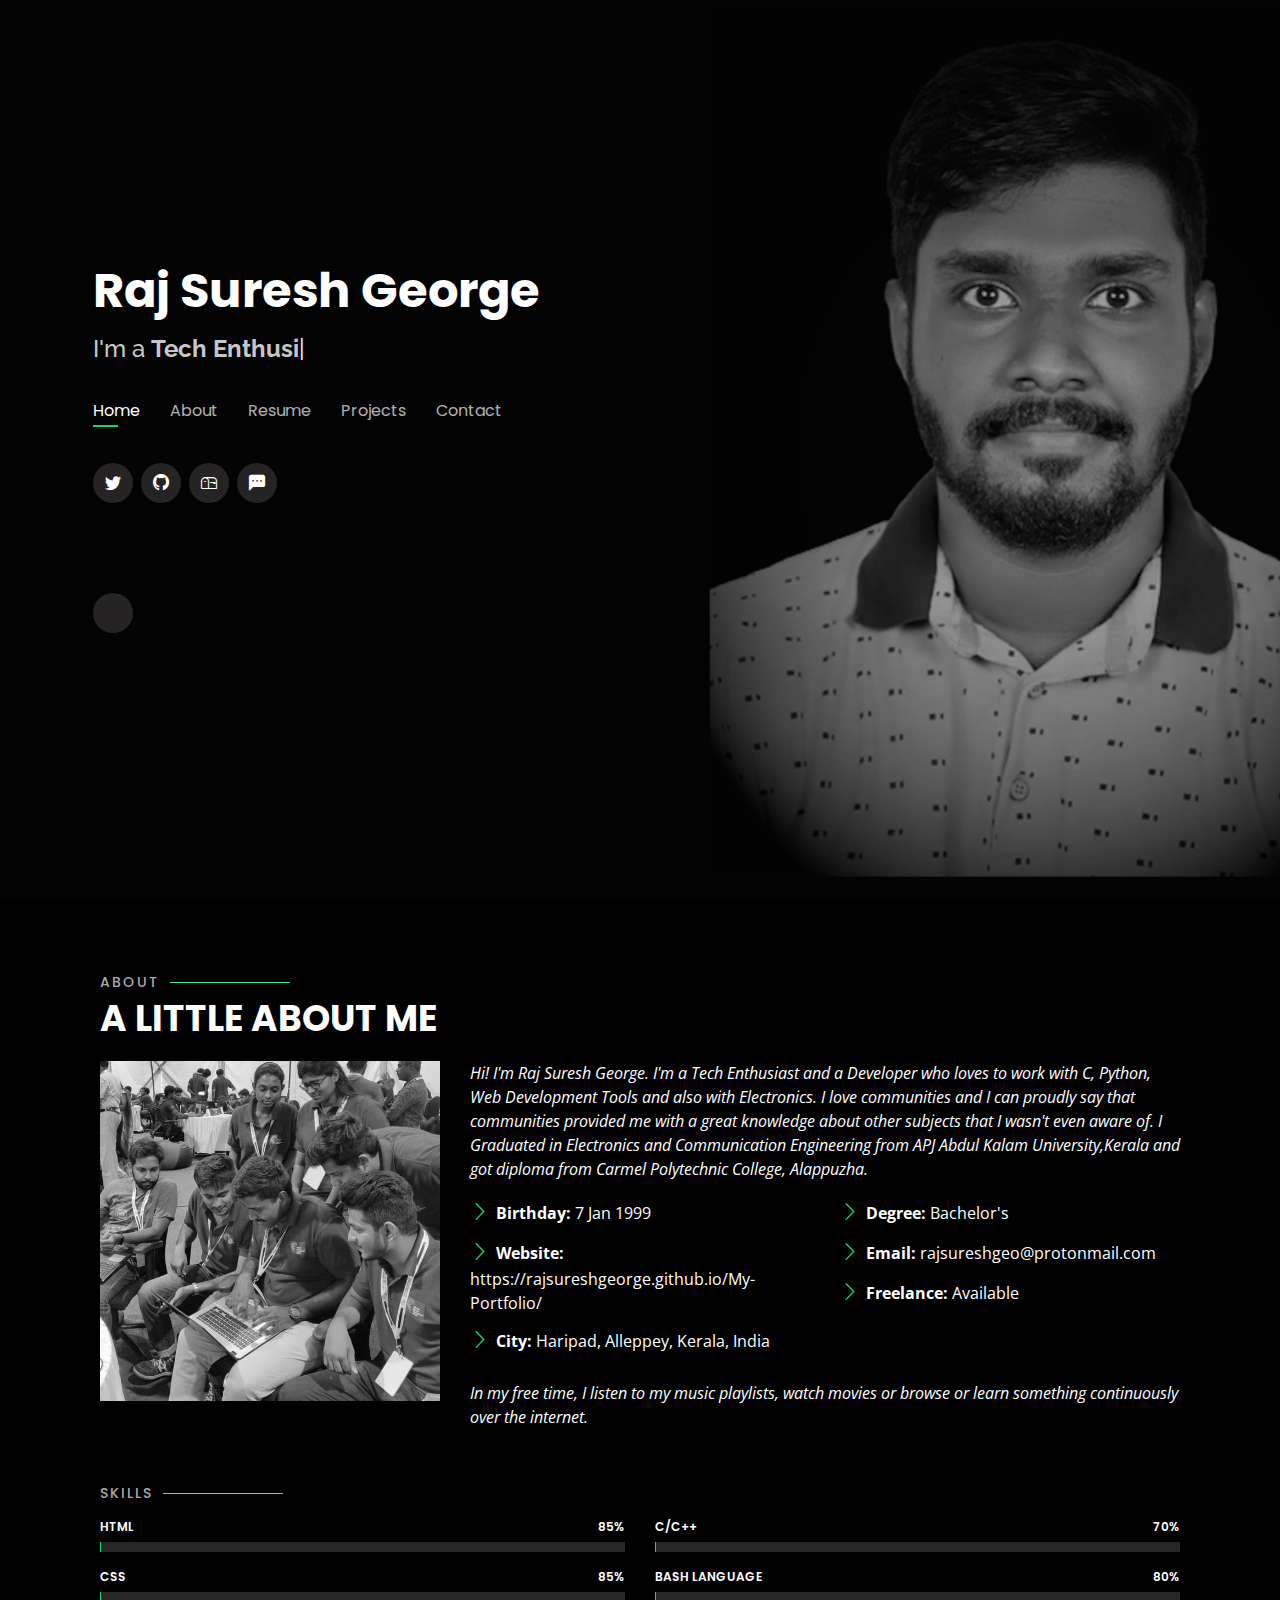
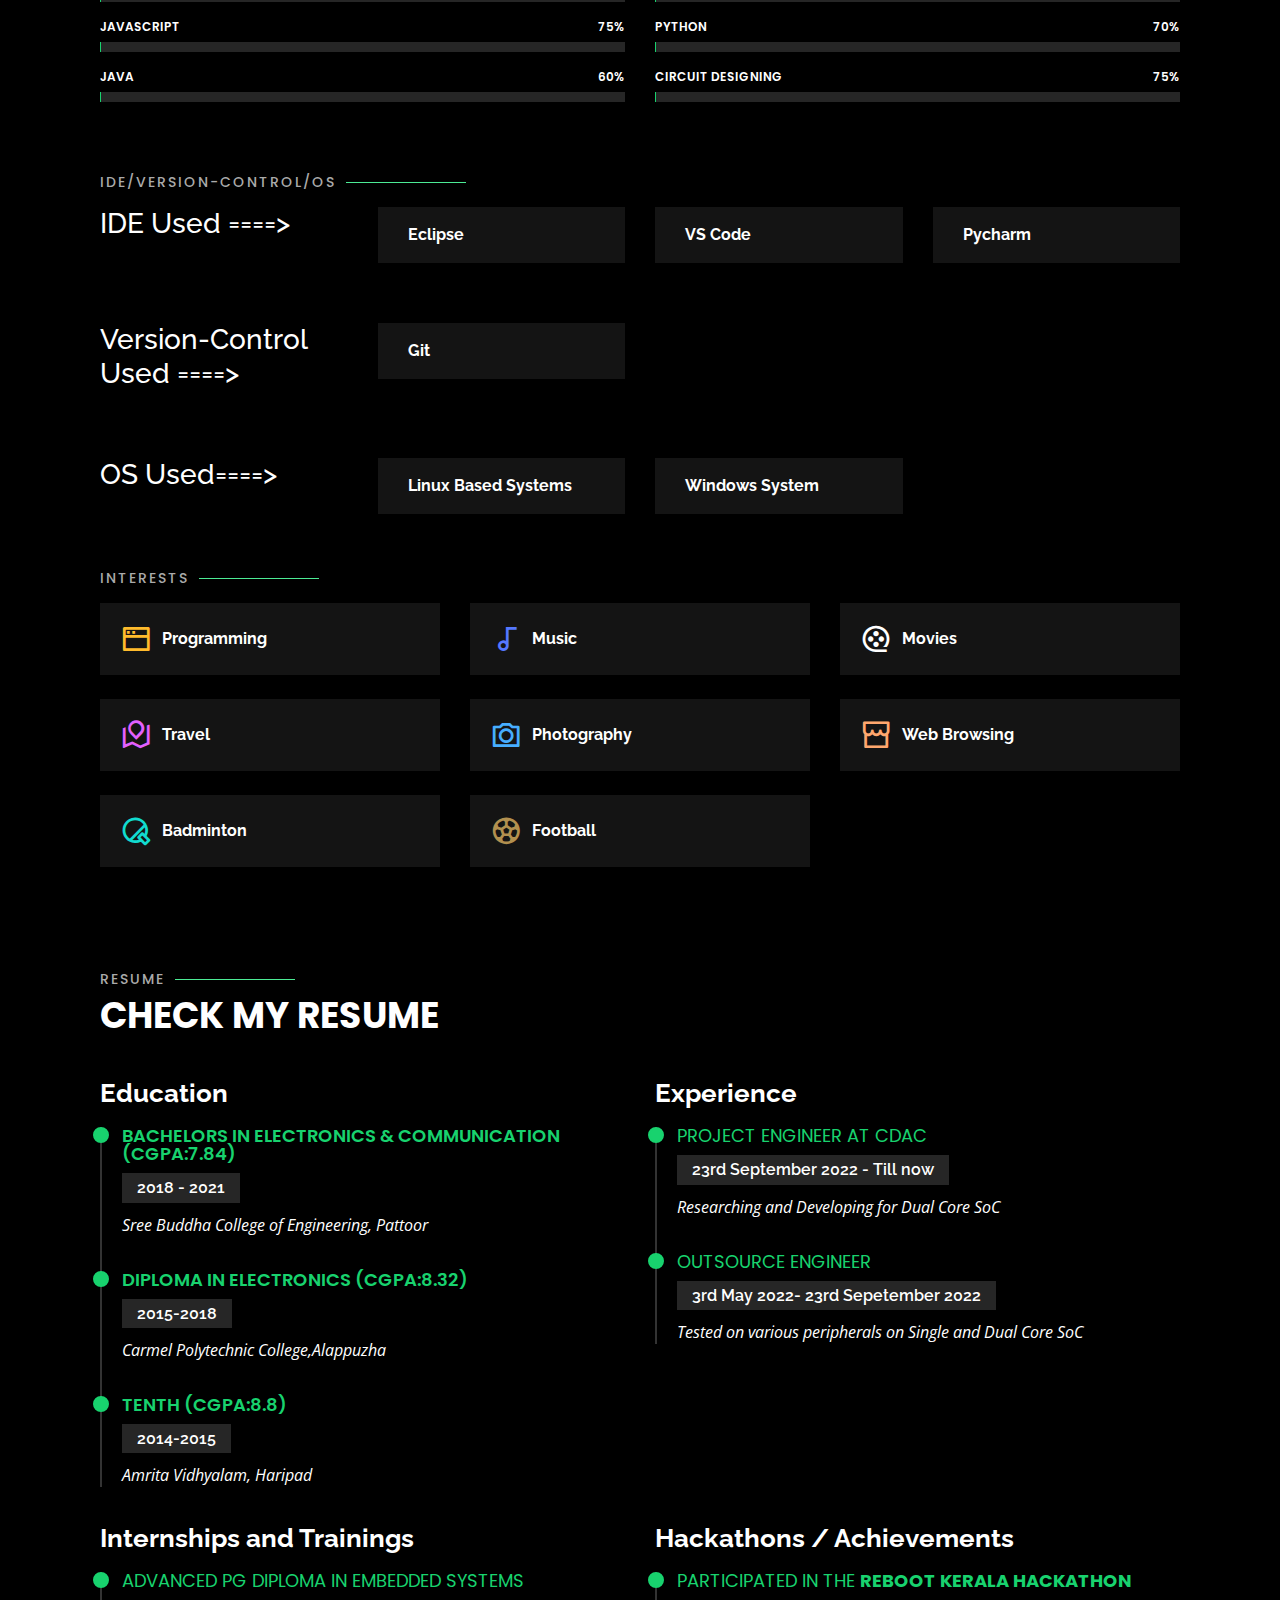
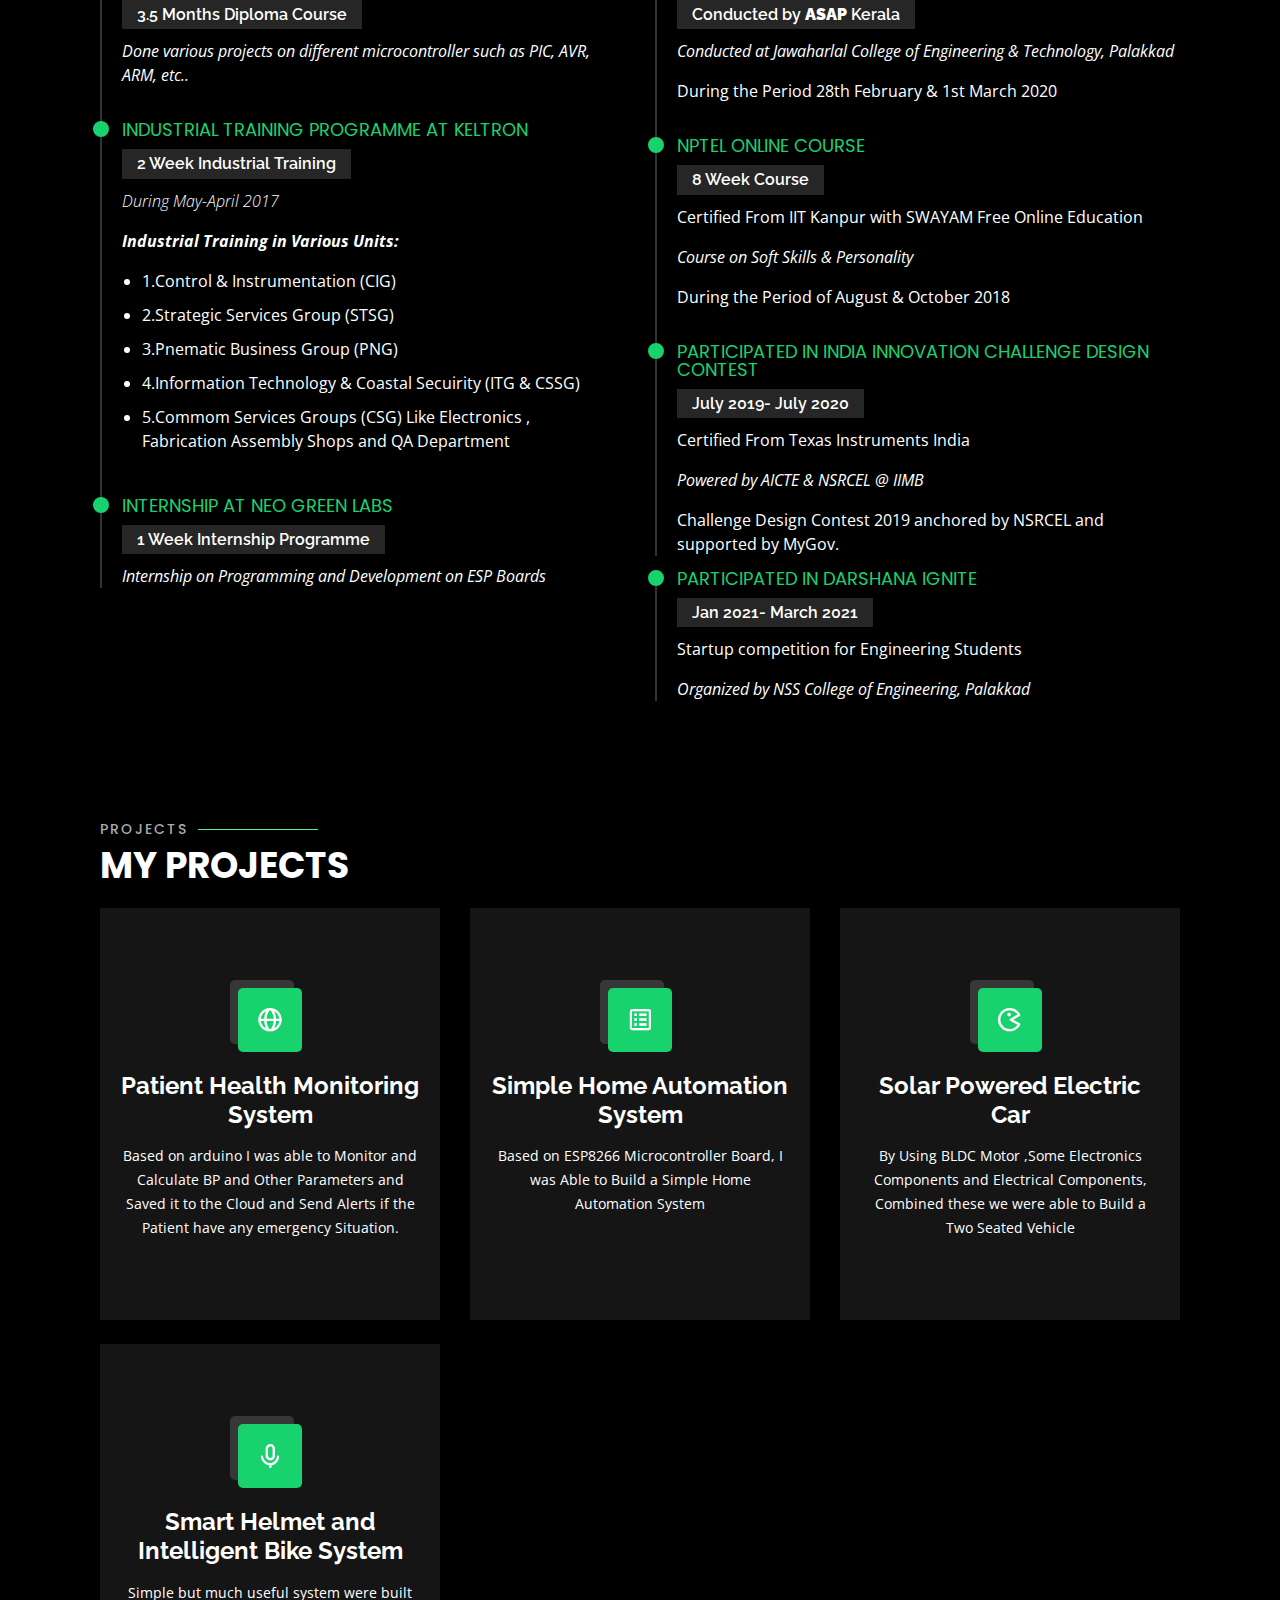
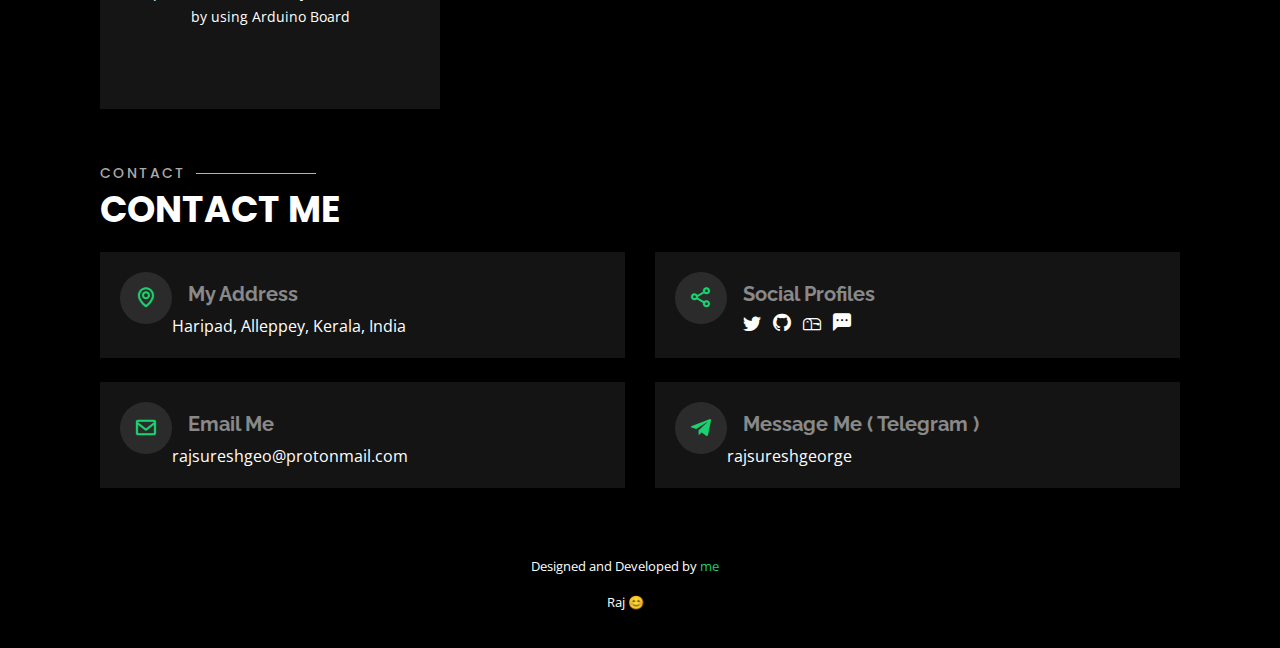
<file: index.html>
<!DOCTYPE html>
<html lang="en">

<head>
  <meta charset="utf-8">
  <meta content="width=device-width, initial-scale=1.0" name="viewport">

  <title>Raj Suresh George</title>
  <meta content="I'm Raj Suresh George" name="description">
  <meta content="Hello Everyone" name="keywords">

  <!-- Favicons -->
  <link href="assets/img/favicon.png" rel="icon">
  <link href="https://fonts.googleapis.com/css?family=Open+Sans:300,300i,400,400i,600,600i,700,700i|Raleway:300,300i,400,400i,500,500i,600,600i,700,700i|Poppins:300,300i,400,400i,500,500i,600,600i,700,700i" rel="stylesheet">
  <link rel="stylesheet" href="https://use.fontawesome.com/releases/v5.15.3/css/all.css" integrity="sha384-SZXxX4whJ79/gErwcOYf+zWLeJdY/qpuqC4cAa9rOGUstPomtqpuNWT9wdPEn2fk" crossorigin="anonymous">
  <!-- CSS Files -->
  
   <link href="assets/vendor/bootstrap/css/bootstrap.min.css" rel="stylesheet">
  <link href="assets/vendor/bootstrap-icons/bootstrap-icons.css" rel="stylesheet">
  <link href="assets/vendor/boxicons/css/boxicons.min.css" rel="stylesheet">
  <link href="assets/vendor/glightbox/css/glightbox.min.css" rel="stylesheet">
  <link href="assets/vendor/remixicon/remixicon.css" rel="stylesheet">
  <link href="assets/vendor/swiper/swiper-bundle.min.css" rel="stylesheet">
  <link href="assets/css/style.css" rel="stylesheet">

</head>
<!-- End of Head --> 

<body >
 
  <!--======= Header =======-->
  <header id="header" class="header-tops">
    <div class="container">

      <h1 style="padding-left: 0.5rem;"><a href="index.html">Raj Suresh George </a></h1>
      <h2 style="padding-left: 0.5rem;"> I'm a
        <span class="text-slider-items">
          Tech Enthusiast, Community lover , Web Developer ,  Electronics Engineer
        </span> 
        <strong class="text-slider"></strong>

    </h2>
      <nav class="nav-menu d-none d-lg-block" style="padding-left: 0.5rem;" id="nav">
        <ul>
          <li class="active"><a href="#header">Home</a></li>
          <li><a href="#about">About</a></li>          
          <li><a href="#resume" >Resume</a></li>
          <li><a href="#projects" >Projects</a></li>
          <li><a href="#contact">Contact</a></li>
        </ul>
      </nav><!-- .nav-menu -->

      <div class="social-links" style="padding-left: 0.5rem;">
        <a href="https://twitter.com/rajsureshgeorge" class="twitter"><i class="bi bi-twitter"></i></a>
        <a href="https://github.com/rajsureshgeorge" class="github"><i class="bi bi-github"></i></a>
        <a href= "mailto:rajsureshgeo@protonmail.com" class="mailbox"><i class="bi bi-mailbox"></i></a>
        <a href= "https://matrix.to/#/@rajsuresh:matrix.org" class="matrix"><i class="bi bi-chat-left-dots-fill"></i></a>

      </div>
     
        <div class="social-links" style="padding-left:0.5rem; padding-top: 50px;">
          <a href="#about" class="faa-parent ">
            <i href="#about" class="fa fa-arrow-down"></i>
          </a>
          
        </div>

   </div>
  </header><!-- End Header -->

  <!-- ======= About Section ======= -->
  <section id="about" class="about" style="padding-top: 3rem;">

    <!-- ======= About Me ======= -->
    <div class="about-me container">

<div class="section-title">
        <h2>About</h2>
        <p>A Little about me</p>
      </div>

      <div class="row">
        <div class="col-lg-4" data-aos="fade-right">
         <img src="assets/img/me.jpg" class="img-fluid" alt=""> 
        </div>
        <div class="col-lg-8 pt-4 pt-lg-0 content" data-aos="fade-left">         
          <p class="font-italic">
            Hi! I'm Raj Suresh George. I'm a Tech Enthusiast and a Developer who loves to work with C, Python, Web Development Tools and also with Electronics. I love communities and I can proudly say that communities provided me with a great knowledge about other subjects that I wasn't even aware of. I Graduated in Electronics and Communication Engineering from APJ Abdul Kalam University,Kerala and got diploma from Carmel Polytechnic College, Alappuzha. 
          </p>
          <div class="row">
            <div class="col-lg-6">
              <ul>
                <li><i class="bi bi-chevron-right"></i> <strong>Birthday:</strong> <span>7 Jan 1999</span></li>
                <li><i class="bi bi-chevron-right"></i> <strong>Website:</strong> <span><a class="linksto" href="https://rajsureshgeorge.github.io/My-Portfolio/">https://rajsureshgeorge.github.io/My-Portfolio/</a></span></li>
                <!-- <li><i class="bi bi-chevron-right"></i> <strong>Phone:</strong> <span></span></li> -->
                <li><i class="bi bi-chevron-right"></i> <strong>City:</strong> <span>Haripad, Alleppey, Kerala, India</li>
               
              </ul>
            </div>
            <div class="col-lg-6">
              <ul>
                <li><i class="bi bi-chevron-right"></i> <strong>Degree:</strong> <span>Bachelor's</span></li>
                <li><i class="bi bi-chevron-right"></i> <strong>Email:</strong> <span><a class="linksto" href="mailto:rajsureshgeo@protonmail.com">rajsureshgeo@protonmail.com</a></span></li>
                <li><i class="bi bi-chevron-right"></i> <strong>Freelance:</strong> <span>Available</span></li>
              </ul>
            </div>
          </div>
          <p class="font-italic">
            In my free time, I listen to my music playlists, watch movies or browse or learn something continuously over the internet.
          </p>
        </div>
      </div>

    </div><!-- End About Me -->

     <!-- ======= Skills  ======= -->
     <div class="skills container">

      <div class="section-title">
        <h2>Skills</h2>
      </div>

      <div class="row skills-content">

        <div class="col-lg-6">

          <div class="progress">
            <span class="skill">HTML <i class="val">85%</i></span>
            <div class="progress-bar-wrap">
              <div class="progress-bar" role="progressbar" aria-valuenow="85" aria-valuemin="0" aria-valuemax="100"></div>
            </div>
          </div>

          <div class="progress">
            <span class="skill">CSS <i class="val">85%</i></span>
            <div class="progress-bar-wrap">
              <div class="progress-bar" role="progressbar" aria-valuenow="85" aria-valuemin="0" aria-valuemax="100"></div>
            </div>
          </div>

          <div class="progress">
            <span class="skill">JavaScript <i class="val">75%</i></span>
            <div class="progress-bar-wrap">
              <div class="progress-bar" role="progressbar" aria-valuenow="75" aria-valuemin="0" aria-valuemax="100"></div>
            </div>
          </div>
          <div class="progress">
            <span class="skill">Java <i class="val">60%</i></span>
            <div class="progress-bar-wrap">
              <div class="progress-bar" role="progressbar" aria-valuenow="60" aria-valuemin="0" aria-valuemax="100"></div>
            </div>
          </div>

        </div>

        <div class="col-lg-6">

          <div class="progress">
            <span class="skill">C/C++ <i class="val">70%</i></span>
            <div class="progress-bar-wrap">
              <div class="progress-bar" role="progressbar" aria-valuenow="80" aria-valuemin="0" aria-valuemax="100"></div>
            </div>
          </div>

          <div class="progress">
            <span class="skill">Bash language<i class="val">80%</i></span>
            <div class="progress-bar-wrap">
              <div class="progress-bar" role="progressbar" aria-valuenow="80" aria-valuemin="0" aria-valuemax="100"></div>
            </div>
          </div>

          <div class="progress">
            <span class="skill">Python <i class="val">70%</i></span>
            <div class="progress-bar-wrap">
              <div class="progress-bar" role="progressbar" aria-valuenow="70" aria-valuemin="0" aria-valuemax="100"></div>
            </div>
          </div>
          <div class="progress">
            <span class="skill">Circuit Designing <i class="val">75%</i></span>
            <div class="progress-bar-wrap">
              <div class="progress-bar" role="progressbar" aria-valuenow="75" aria-valuemin="0" aria-valuemax="100"></div>
            </div>
          </div>

        </div>

      </div>

    </div><!-- End Skills -->

    <!-- IDE/Version Control/OS -->
    <div class="interests container">
    <div class="section-title">
      <h2>IDE/Version-Control/OS</h2>
    </div>
    <div class="row">
      <div class="col-lg-3 col-md-4">
        <div class="icon-box1">
          <h3> <span >IDE Used ====></span> </h3>
       
        </div>
      </div>
      <div class="col-lg-3 col-md-4 mt-4 mt-md-0">
        <div class="icon-box">
          <i class="fas fa-meteor" style="color: #5578ff;"></i>
          <h3>Eclipse</h3>
        </div>
      </div>
      <div class="col-lg-3 col-md-4 mt-4 mt-md-0">
        <div class="icon-box">
          <i class="fas fa-code" style="color: #00fff2;"></i>
          <h3>VS Code</h3>
        </div>
      </div>
      <div class="col-lg-3 col-md-4 mt-4 mt-md-0">
        <div class="icon-box">
          <i class="fab fa-connectdevelop"style="color: #5578ff;"></i>
          <h3>Pycharm</h3>
        </div>
      </div>
  </div>
    </div>
   
      <!-- Version Control Used: -->
      <div class="interests container">
        <div class="section-title">
         
        </div>
        <div class="row">
          <div class="col-lg-3 col-md-4">
            <div class="icon-box1">
              <h3> <span >Version-Control Used ====></span> </h3>
           
            </div>
          </div>
          <div class="col-lg-3 col-md-4 mt-4 mt-md-0">
            <div class="icon-box">
              <i class="fas fa-code-branch"style="color: #2edd1ed0;"></i>
              <h3>Git</h3>
            </div>
          </div>
          
          
      </div>
        </div>
        <!-- OS -->
        <div class="interests container">
          <div class="section-title">
           
          </div>
          <div class="row">
            <div class="col-lg-3 col-md-4">
              <div class="icon-box1">
                <h3> <span >OS Used====></span> </h3>
             
              </div>
            </div>
            <div class="col-lg-3 col-md-4 mt-4 mt-md-0">
              <div class="icon-box">
                <i class="fab fa-ubuntu" style="color: #f0a039;"></i>
                <h3>Linux Based Systems</h3>
              </div>
            </div>
            <div class="col-lg-3 col-md-4 mt-4 mt-md-0">
              <div class="icon-box">
                <i class="fab fa-windows" style="color: #5578ff;"></i>
                <h3>Windows System</h3>
              </div>
            </div>
            
            
        </div>
          </div>
           <!--end of IDE/Version Control/OS -->
    <!-- ======= Interests ======= -->
    <div class="interests container">

      <div class="section-title">
        <h2>Interests</h2>
      </div>
        <div class="row">
          <div class="col-lg-4 col-md-4">
            <div class="icon-box">
              <i class="ri-window-line" style="color: #ffbb2c;"></i>
              <h3>Programming</h3>
            </div>
          </div>
          <div class="col-lg-4 col-md-4 mt-4 mt-md-0">
            <div class="icon-box">
              <i class="ri-music-line" style="color: #5578ff;"></i>
              <h3>Music </h3>
            </div>
          </div>
          <div class="col-lg-4 col-md-4 mt-4 mt-md-0">
            <div class="icon-box">
              <i class="ri-movie-2-line"color: #e80368;"></i>
              <h3>Movies</h3>
            </div>
          </div>
          <div class="col-lg-4 col-md-4 mt-4">
            <div class="icon-box">
              <i class="ri-road-map-line" style="color: #e361ff;"></i>
              <h3>Travel</h3>
            </div>
          </div>
          <div class="col-lg-4 col-md-4 mt-4">
            <div class="icon-box">
              <i class="ri-camera-line" style="color: #47aeff;"></i>
              <h3>Photography</h3>
            </div>
          </div>
          <div class="col-lg-4 col-md-4 mt-4">
            <div class="icon-box">
              <i class="ri-store-line" style="color: #ffa76e;"></i>
              <h3>Web Browsing</h3>
            </div>
          </div>
          <div class="col-lg-4 col-md-4 mt-4">
            <div class="icon-box">
              <i class="ri-ping-pong-line" style="color: #11dbcf;"></i>
              <h3>Badminton </h3>
            </div>
          </div>
        
          <div class="col-lg-4 col-md-4 mt-4">
            <div class="icon-box">
              <i class="ri-football-line" style="color: #b2904f;"></i>
              <h3>Football</h3>
            </div>
          </div>             
        </div>
    </div>
    <!-- End Interests -->
  </section><!-- End About Section -->

  
  <!-- ======= Resume Section ======= -->
  <section id="resume" class="resume" style="padding-top: 3rem;">
    <div class="container">

      <div class="section-title">
        <h2>Resume</h2>
        <p>Check My Resume</p>
      </div>

      <div class="row">
      
        <div class="col-lg-6">
  
          <h3 class="resume-title">Education</h3>
          <div class="resume-item">
            <h4>Bachelors in Electronics &amp; Communication (CGPA:7.84) </h4>
            <h5>2018 - 2021</h5>
            <p><em>Sree Buddha College of Engineering, Pattoor</em></p>
  
          </div>
          <div class="resume-item">
            <h4>Diploma in Electronics (CGPA:8.32) </h4>
            <h5>2015-2018</h5>
            <p><em>Carmel Polytechnic College,Alappuzha</em></p>
          
          </div>
          <div class="resume-item">
            <h4>Tenth (CGPA:8.8) </h4>
            <h5>2014-2015</h5>
            <p><em>Amrita Vidhyalam, Haripad</em></p>
          
          </div>
        </div>
        
        <div class="col-lg-6">
          <h3 class="resume-title">Experience</h3>
        
          <div class="resume-item">
            <h4 class="font-weight-normal">Project Engineer at CDAC</h4>
            <h5>23rd September 2022 - Till now</h5>
            <p><em>Researching and Developing for Dual Core SoC </em></p>
         </div>  

         <div class="resume-item">
            <h4 class="font-weight-normal">Outsource Engineer</h4>
            <h5>3rd May 2022- 23rd Sepetember 2022</h5>
            <p><em>Tested on various peripherals on Single and Dual Core SoC </em></p>
         </div>
         </div>
        
        <div class="col-lg-6">
          <h3 class="resume-title">Internships and Trainings</h3>

         <div class="resume-item">
            <h4 class="font-weight-normal">Advanced PG Diploma in Embedded Systems</h4>
            <h5>3.5 Months Diploma Course</h5>
            <p><em>Done various projects on different microcontroller such as PIC, AVR, ARM, etc..</em></p>
         </div>

         <div class="resume-item">
            <h4 class="font-weight-normal">Industrial Training Programme at KELTRON</h4>
            <h5>2 Week Industrial Training</h5>
            <p class="font-weight-lighter font-italic">During May-April 2017</p>
            <p><em class="font-weight-bold"> Industrial Training in Various Units:</em></p>
            <p>
              <ul>
                <li>1.Control & Instrumentation (CIG) </li>
                <li>2.Strategic Services Group (STSG) </li>
                <li>3.Pnematic Business Group (PNG)</li>
                <li>4.Information Technology &amp; Coastal Secuirity (ITG &amp; CSSG) </li>
                <li>5.Commom Services Groups (CSG) Like Electronics , <br> Fabrication Assembly Shops and QA Department</li>
              </ul>
            </p>
          </div>

          <div class="resume-item">
            <h4 class="font-weight-normal">Internship at Neo Green Labs</h4>
            <h5>1 Week Internship Programme</h5>
            <p><em>Internship on Programming and Development on ESP Boards</em></p>
          </div>
        </div>
    

       <div class="col-lg-6">
        <h3 class="resume-title">Hackathons / Achievements</h3>
        <div class="resume-item">
          <h4 class="font-weight-normal">Participated in the <span class="font-weight-bolder">Reboot Kerala Hackathon</span> </h4>
          <h5>Conducted by <span class="font-weight-bolder">ASAP</span> Kerala</h5>
          <p><em>Conducted at Jawaharlal College of Engineering &amp; Technology, Palakkad</em></p>
          <p>During the Period 28th February &amp; 1st March 2020</p>
        </div>
        <div class="resume-item">
          <h4 class="font-weight-normal">NPTEL Online Course</h4>
          <h5>8 Week Course</h5>
          <p>Certified From IIT Kanpur with SWAYAM Free Online Education</p>
          <p><em>Course on Soft Skills &amp; Personality</em></p>
          <p>During the Period of August &amp; October 2018 </p>
        </div>
        <a href="https://drive.google.com/file/d/1kX68LwfrtSs_QK-wEQ-Fms9H5ZKvcSCv/view?usp=sharing" style="color: white;text-decoration: none;">
        <div class="resume-item" >
          <h4 class="font-weight-normal">Participated in India Innovation Challenge Design Contest</h4>
          <h5>July 2019- July 2020</h5>
          <p>Certified From Texas Instruments India</p>
          <p><em>Powered by AICTE &amp; NSRCEL @ IIMB</em></p>
          <p>Challenge Design Contest 2019 anchored by NSRCEL and supported by MyGov.</p>
        </div>
        </a>
        <a href="https://drive.google.com/file/d/1p61LMldMmzBoUdoEtKyn204f6iF0jvRV/view?usp=sharing" style="color: white;text-decoration: none;">
        <div class="resume-item" >
          <h4 class="font-weight-normal">Participated in Darshana Ignite</h4>
          <h5>Jan 2021- March 2021</h5>
          <p>Startup competition for Engineering Students</p>
          <p><em>Organized by NSS College of Engineering, Palakkad</em></p>
          <p></p>
        </div>
      </a>
      </div>
    </div>
    </div>
  </section><!-- End Resume Section -->


  <!-- ======= Projects Section ======= -->
  <section id="projects" class="projects" style="padding-top: 3rem;">
    <div class="container">

      <div class="section-title">
        <h2>Projects</h2>
        <p>My Projects</p>
      </div>

      <div class="row">
        <div class="col-lg-4 col-md-6 d-flex align-items-stretch">
          <div class="icon-box">
            <div class="icon"><i class="bx bx-globe"></i></div>
            <h4><a href="https://github.com/rajsureshgeorge/Arduino_ESP8266_Programs/blob/master/patient-health-monitoring.ino">Patient Health Monitoring System</a></h4>
            <p> Based on arduino I was able to Monitor and Calculate BP and Other Parameters and Saved it to the Cloud and Send Alerts if the Patient have any emergency Situation.</p>
          </div>
        </div>

        <div class="col-lg-4 col-md-6 d-flex align-items-stretch mt-4 mt-md-0">
          <div class="icon-box">
            <div class="icon"><i class="bx bx-spreadsheet"></i></div>
            <h4><a href="https://github.com/rajsureshgeorge/Arduino_ESP8266_Programs/blob/master/Home_Automation.ino">Simple Home Automation System</a></h4>
            <p>Based on ESP8266 Microcontroller Board, I was Able to Build a Simple Home Automation System</p>
          </div>
        </div>

        <div class="col-lg-4 col-md-6 d-flex align-items-stretch mt-4 mt-lg-0">
          <div class="icon-box">
            <div class="icon"><i class="bx bx-game"></i></div>
            <h4><a href="">Solar Powered Electric Car</a></h4>
            <p> By Using BLDC Motor ,Some Electronics Components and Electrical Components, Combined these we were able to Build a Two Seated Vehicle </p>
          </div>

        </div>
        
        <div class="col-lg-4 col-md-6 d-flex align-items-stretch mt-4">
          <div class="icon-box">
            <div class="icon"><i class="bx bx-microphone"></i></div>
            <h4><a href="">Smart Helmet and Intelligent Bike System</a></h4>
            <p> Simple but much useful system were built by using Arduino Board </p>
          </div>
        </div>
<!-- 
        <div class="col-lg-4 col-md-6 d-flex align-items-stretch mt-4">
          <div class="icon-box">
            <div class="icon" ><i class="bx bxs-tree"></i></div>
              <h4><a href=""></a></h4>
              <p>  </p>
            </div>
        </div>

        <div class="col-lg-4 col-md-6 d-flex align-items-stretch mt-4">
          <div class="icon-box">
            <div class="icon"><i class="bx bx-home-alt"></i></div>
            <h4><a href=""></a></h4>
            <p> </p>
          </div>
        </div> -->

      </div>

    </div>
  </section><!-- End Services Section -->
  
  <!-- ======= Contact Section ======= -->
  <section id="contact" class="contact">
    <div class="container">

      <div class="section-title">
        <h2>Contact</h2>
        <p>Contact Me</p>
      </div>

      <div class="row mt-2">

        <div class="col-md-6 d-flex align-items-stretch">
          <div class="info-box ">
            <i class="bx bx-map "></i>
            <h3>My Address</h3>
            <a href="https://goo.gl/maps/1gd6myt7qyJB4wYN9" class="phone linksto">Haripad, Alleppey, Kerala, India</a>
          </div>
        </div>

        <div class="col-md-6 mt-4 mt-md-0 d-flex align-items-stretch">
          <div class="info-box">
            <i class="bx bx-share-alt"></i>
            <h3>Social Profiles</h3>
            <div class="social-links">
              <a href="https://twitter.com/rajsureshgeorge" class="twitter"><i class="bi bi-twitter"></i></a>
              <a href="https://github.com/rajsureshgeorge" class="github"><i class="bi bi-github"></i></a>
              <a href= "mailto:rajsureshgeo@protonmail.com" class="mailbox"><i class="bi bi-mailbox"></i></a>
              <a href= "https://matrix.to/#/@rajsuresh:matrix.org" class="matrix"><i class="bi bi-chat-left-dots-fill"></i></a>
            </div>
          </div>
        </div>

        <div class="col-md-6 mt-4 d-flex align-items-stretch">
          <div class="info-box">
            <i class="bx bx-envelope "></i>
            <h3>Email Me</h3>
            <a href="mailto:rajsureshgeo@protonmail.com" class="phone linksto">rajsureshgeo@protonmail.com</a>
          </div>
        </div>
        <div class="col-md-6 mt-4 d-flex align-items-stretch">
          <div class="info-box">
            <i class="bx bxl-telegram "></i>
            <h3>Message Me ( Telegram )</h3>
            <a href="https://telegram.me/rajsureshgeorge" class="phone linksto">rajsureshgeorge </a>
          </div>
        </div>
      </div>

      

    </div>
  </section><!-- End Contact Section -->

  <div class="credits col-lg-12 "> <br><br>
  <p> Designed and Developed by <a href=""><span>me</span>  </a></p>
   <p>
    Raj 😊</p><br>
  </div> 

  
  <!-- Vendor JS Files -->
  <script src="assets/vendor/jquery/jquery.min.js"></script>
  <script src="assets/vendor/bootstrap/js/bootstrap.bundle.min.js"></script>
  <script src="assets/vendor/jquery.easing/jquery.easing.min.js"></script>
  <script src="assets/vendor/waypoints/jquery.waypoints.min.js"></script>
  <script src="assets/vendor/counterup/counterup.min.js"></script>
  <script src="assets/vendor/owl.carousel/owl.carousel.min.js"></script>
  <script src="assets/vendor/isotope-layout/isotope.pkgd.min.js"></script>
  <script src="assets/vendor/venobox/venobox.min.js"></script>
  
  <!-- Template Main JS File -->
  <script src="assets/js/main.js"></script>

</h3>
</div>
<!-- Import typed.min.js file from typed.js folder -->
<script src=
    "assets/js/typed.js">
</script>
  
<!-- Add jquery cdn -->
<script src=
"https://ajax.googleapis.com/ajax/libs/jquery/3.5.1/jquery.min.js">
</script>
<!-- Add this script for successful 
   implementation of typed.js  -->
<script>
   if ($(".text-slider").length == 1) {
         
       var typed_strings = 
           $(".text-slider-items").text();

       var typed = new Typed(".text-slider", {
           strings: typed_strings.split(", "),
           typeSpeed: 50,
           loop: true,
           backDelay: 900,
           backSpeed: 30,
       });
   }
</script>
</body>

</html>
</file>
<file: assets/css/style.css>
/*--------------------------------------------------------------
# General
--------------------------------------------------------------*/
body {
  font-family: "Open Sans", sans-serif;
  color: #fff;
  position: relative;
  background: transparent;
  background: black;
}

@media print {
  html,body {
    display: none;
  }
}

header{
  content: "";
  position: fixed;
  background: #040404 url("../img/background.jpg") top right no-repeat;
  background-size: cover;
  left: 0;
  right: 0;
  top: 0;
  height: 100vh;
}

@media (min-width: 1024px) {
  body::before {
    background-attachment: fixed;
  }
}

a {
  color: #18d26e;
}

a:hover {
  color: #35e888;
  text-decoration: none;
}

h1, h2, h3, h4, h5, h6 {
  font-family: "Raleway", sans-serif;
}

/*--------------------------------------------------------------
# Header
--------------------------------------------------------------*/
#header {
  transition: ease-in-out 0.3s;
  position: relative;
  height: 100vh;
  display: flex;
  align-items: center;
  z-index: 997;
  overflow-y: auto;
}
.text-slider-items {
  display: none;
}

#header * {
  transition: ease-in-out 0.3s;
}

#header h1 {
  font-size: 48px;
  margin: 0;
  padding: 0;
  line-height: 1;
  font-weight: 700;
  font-family: "Poppins", sans-serif;
}

#header h1 a, #header h1 a:hover {
  color: #fff;
  line-height: 1;
  display: inline-block;
}

#header h2 {
  font-size: 24px;
  margin-top: 20px;
  color: rgba(255, 255, 255, 0.8);
}

#header h2 span {
  color: #fff;
  width: 5px;
  font-weight: 400;
  padding-bottom: 6px;
}

#header img {
  padding: 0;
  margin: 0;
}

#header .social-links {
  margin-top: 40px;
  display: flex;
}

#header .social-links a {
  font-size: 16px;
  display: flex;
  justify-content: center;
  align-items: center;
  background: rgba(49, 47, 47, 0.753);
  color: #fff;
  line-height: 1;
  margin-right: 8px;
  border-radius: 50%;
  width: 40px;
  height: 40px;
}

#header .social-links a:hover {
  background: #18d26e;
}

@media (max-width: 992px) {
  #header h1 {
    font-size: 36px;
  }
  #header h2 {
    font-size: 20px;
    line-height: 30px;
  }
  #header .social-links {
    margin-top: 15px;
  }
  #header .container {
    display: flex;
    flex-direction: column;
    align-items: center;
  }
}


/*--------------------------------------------------------------
# Navigation Menu
--------------------------------------------------------------*/
/* Desktop Navigation */
.nav-menu {
  margin-top: 35px;
}
 
.sticky{
  position: fixed;
  top: 0;
  width: 100%;
  background-color: black;
  height: 50px;
  margin-top: 0px;
  padding-top: 15px;
}
.sticky + section{
  padding-top: 102px;
}

.nav-menu ul {
  display: flex;
  margin: 0;
  padding: 0;
  list-style: none;
}

.nav-menu li + li {
  margin-left: 30px;
}

.nav-menu a {
  display: block;
  position: relative;
  color: rgba(255, 255, 255, 0.7);
  font-size: 16px;
  font-family: "Poppins", sans-serif;
  font-weight: 400;
}

.nav-menu a:before {
  content: "";
  position: absolute;
  width: 0;
  height: 2px;
  bottom: -4px;
  left: 0;
  background-color: #18d26e;
  visibility: hidden;
  width: 0px;
  transition: all 0.3s ease-in-out 0s;
}

.nav-menu a:hover:before, .nav-menu li:hover > a:before, .nav-menu .active > a:before {
  visibility: visible;
  width: 25px;
}

.nav-menu a:hover, .nav-menu .active > a, .nav-menu li:hover > a {
  color: #fff;
  text-decoration: none;
}

/* Mobile Navigation */
.mobile-nav-toggle {
  position: fixed;
  right: 15px;
  top: 15px;
  z-index: 9998;
  border: 0;
  background: none;
  font-size: 24px;
  transition: all 0.4s;
  color:#18d26e;
  outline: none !important;
  line-height: 1;
  cursor: pointer;
  text-align: right;
}

.mobile-nav-toggle i {
  color: #fff;
}

.mobile-nav {
  position: fixed;
  top: 55px;
  right: 15px;
  bottom: 15px;
  left: 15px;
  z-index: 9999;
  overflow-y: auto;
  background: rgba(0, 0, 0, 0.7);
  transition: ease-in-out 0.2s;
  opacity: 0;
  visibility: hidden;
  border-radius: 10px;
  padding: 10px 0;
  border: 2px solid rgba(255, 255, 255, 0.12);
}

.mobile-nav * {
  margin: 0;
  padding: 0;
  list-style: none;
}

.mobile-nav a {
  display: block;
  position: relative;
  color: #fff;
  padding: 10px 20px;
  font-weight: 500;
  outline: none;
}

.mobile-nav a:hover, .mobile-nav .active > a, .mobile-nav li:hover > a {
  color: #18d26e;
  text-decoration: none;
}

.mobile-nav-overly {
  width: 100%;
  height: 100%;
  z-index: 9997;
  top: 0;
  left: 0;
  position: fixed;
  background: rgba(9, 9, 9, 0.6);
  overflow: hidden;
  display: none;
  transition: ease-in-out 0.2s;
}

.mobile-nav-active {
  overflow: hidden;
}

.mobile-nav-active .mobile-nav {
  opacity: 1;
  visibility: visible;
}

.mobile-nav-active .mobile-nav-toggle i {
  color: #fff;
}

/* Header Top */
#header.header-top {
  height: 80px;
  position: fixed;
  left: 0;
  top: 0;
  right: 0;
  background: rgba(0, 0, 0, 0.9);
}

#header.header-top .social-links, #header.header-top h2 {
  display: none;
}

#header.header-top h1 {
  margin-right: auto;
  font-size: 36px;
}

#header.header-top .container {
  display: flex;
  align-items: center;
}

#header.header-top .nav-menu {
  margin: 0;
}

@media (max-width: 768px) {
  #header.header-top {
    height: 60px;
  }
  #header.header-top h1 {
    font-size: 26px;
  }
}

/*--------------------------------------------------------------
# Sections General
--------------------------------------------------------------*/
section.section-show {
  top: 100px;
  bottom: auto;
  opacity: 1;
  padding-bottom: 45px;
}

section .container {
  background: rgba(0, 0, 0, 0.9);
  padding: 30px;
}

@media (max-width: 768px) {
  section {
    top: 120px;
  }
  section.section-show {
    top: 80px;
  }
}

.section-title h2 {
  font-size: 14px;
  font-weight: 500;
  padding: 0;
  line-height: 1px;
  margin: 0 0 20px 0;
  letter-spacing: 2px;
  text-transform: uppercase;
  color: #aaaaaa;
  font-family: "Poppins", sans-serif;
}

.section-title h2::after {
  content: "";
  width: 120px;
  height: 1px;
  display: inline-block;
  background: #4ceb95;
  margin: 4px 10px;
}

.section-title p {
  margin: 0;
  margin: -15px 0 15px 0;
  font-size: 36px;
  font-weight: 700;
  text-transform: uppercase;
  font-family: "Poppins", sans-serif;
  color: #fff;
}

/*--------------------------------------------------------------
# About
--------------------------------------------------------------*/
.about-me .content h3 {
  font-weight: 700;
  font-size: 26px;
  color: #18d26e;
}

.about-me .content ul {
  list-style: none;
  padding: 0;
}

.about-me .content ul li {
  padding-bottom: 10px;
}

.about-me .content ul i {
  font-size: 20px;
  padding-right: 2px;
  color: #18d26e;
}

.about-me .content p:last-child {
  margin-bottom: 0;
}


/*--------------------------------------------------------------
# Skills
--------------------------------------------------------------*/
.skills .progress {
  height: 50px;
  display: block;
  background: none;
}

.skills .progress .skill {
  padding: 0;
  margin: 0 0 6px 0;
  text-transform: uppercase;
  display: block;
  font-weight: 600;
  font-family: "Poppins", sans-serif;
  color: #fff;
}

.skills .progress .skill .val {
  float: right;
  font-style: normal;
}

.skills .progress-bar-wrap {
  background: rgba(255, 255, 255, 0.15);
}

.skills .progress-bar {
  width: 1px;
  height: 10px;
  transition: .9s;
  background-color: #18d26e;
}

/*--------------------------------------------------------------
# Interests
--------------------------------------------------------------*/
.interests .icon-box {
  display: flex;
  align-items: center;
  padding: 20px;
  background: rgba(255, 255, 255, 0.08);
  transition: ease-in-out 0.3s;
}

.interests .icon-box i {
  font-size: 32px;
  padding-right: 10px;
  line-height: 1;
}

.interests .icon-box h3 {
  font-weight: 700;
  margin: 0;
  padding: 0;
  line-height: 1;
  font-size: 16px;
  color: #fff;
}

.interests .icon-box:hover {
  background: rgba(255, 255, 255, 0.12);
}

/*--------------------------------------------------------------
# Resume
--------------------------------------------------------------*/
.resume .resume-title {
  font-size: 26px;
  font-weight: 700;
  margin-top: 20px;
  margin-bottom: 20px;
  color: #fff;
}

.resume .resume-item {
  padding: 0 0 20px 20px;
  margin-top: -2px;
  border-left: 2px solid rgba(255, 255, 255, 0.2);
  position: relative;
}

.resume .resume-item h4 {
  line-height: 18px;
  font-size: 18px;
  font-weight: 600;
  text-transform: uppercase;
  font-family: "Poppins", sans-serif;
  color: #18d26e;
  margin-bottom: 10px;
}

.resume .resume-item h5 {
  font-size: 16px;
  background: rgba(255, 255, 255, 0.15);
  padding: 5px 15px;
  display: inline-block;
  font-weight: 600;
  margin-bottom: 10px;
}

.resume .resume-item ul {
  padding-left: 20px;
}

.resume .resume-item ul li {
  padding-bottom: 10px;
}

.resume .resume-item:last-child {
  padding-bottom: 0;
}

.resume .resume-item::before {
  content: "";
  position: absolute;
  width: 16px;
  height: 16px;
  border-radius: 50px;
  left: -9px;
  top: 0;
  background: #18d26e;
  border: 2px solid #18d26e;
}

/*--------------------------------------------------------------
# Projects
--------------------------------------------------------------*/
.projects .icon-box {
  text-align: center;
  background: rgba(204, 204, 204, 0.1);
  padding: 80px 20px;
  transition: all ease-in-out 0.3s;
}

.projects .icon-box .icon {
  margin: 0 auto;
  width: 64px;
  height: 64px;
  background: #18d26e;
  border-radius: 5px;
  transition: all .3s ease-out 0s;
  display: flex;
  align-items: center;
  justify-content: center;
  margin-bottom: 20px;
  transform-style: preserve-3d;
}

.projects .icon-box .icon i {
  color: #fff;
  font-size: 28px;
}

.projects .icon-box .icon::before {
  position: absolute;
  content: '';
  left: -8px;
  top: -8px;
  height: 100%;
  width: 100%;
  background: rgba(255, 255, 255, 0.15);
  border-radius: 5px;
  transition: all .3s ease-out 0s;
  transform: translateZ(-1px);
}

.projects .icon-box h4 {
  font-weight: 700;
  margin-bottom: 15px;
  font-size: 24px;
}

.projects .icon-box h4 a {
  color: #fff;
}

.projects .icon-box p {
  line-height: 24px;
  font-size: 14px;
  margin-bottom: 0;
}

.projects .icon-box:hover {
  background: #18d26e;
  border-color: #18d26e;
}

.projects .icon-box:hover .icon {
  background: #fff;
}

.projects .icon-box:hover .icon i {
  color: #18d26e;
}

.projects .icon-box:hover .icon::before {
  background: #35e888;
}

.projects .icon-box:hover h4 a, .projects.icon-box:hover p {
  color: #fff;
}

/*--------------------------------------------------------------
# Contact
--------------------------------------------------------------*/
.contact .info-box {
  color: #444444;
  padding: 20px;
  width: 100%;
  background: rgba(255, 255, 255, 0.08);
}

.contact .info-box i.bx {
  font-size: 24px;
  color: #18d26e;
  border-radius: 50%;
  padding: 14px;
  float: left;
  background: rgba(255, 255, 255, 0.1);
}

.contact .info-box h3 {
  font-size: 20px;
  color: rgba(255, 255, 255, 0.5);
  font-weight: 700;
  margin: 10px 0 8px 68px;
}

.contact .info-box p {
  padding: 0;
  color: #fff;
  line-height: 24px;
  font-size: 14px;
  margin: 0 0 0 68px;
}

.contact .info-box .social-links {
  margin: 5px 0 0 68px;
  display: flex;
}

.contact .info-box .social-links a {
  font-size: 18px;
  display: inline-block;
  color: #fff;
  line-height: 1;
  margin-right: 12px;
  transition: 0.3s;
}

.contact .info-box .social-links a:hover {
  color: #18d26e;
}

.linksto{
  text-decoration: none;
  color: #fff;
}
/*--------------------------------------------------------------
# Credits
--------------------------------------------------------------*/
.credits {
  text-align: center;
  right: 15px;
  font-size: 13px;
  color: #fff;
  z-index: 1;
}

.credits a {
  color: #18d26e;
  transition: 0.3s;
}

.credits a:hover {
  color: #fff;
}

@media (max-width: 992px) {
  .credits {
    left: 50%;
    right: 0;
    transform: translateX(-50%);
  }
}

/* Portfolio */
.portfolio-details{
  margin: 0;
  padding-top: 50px;
}
</file>
